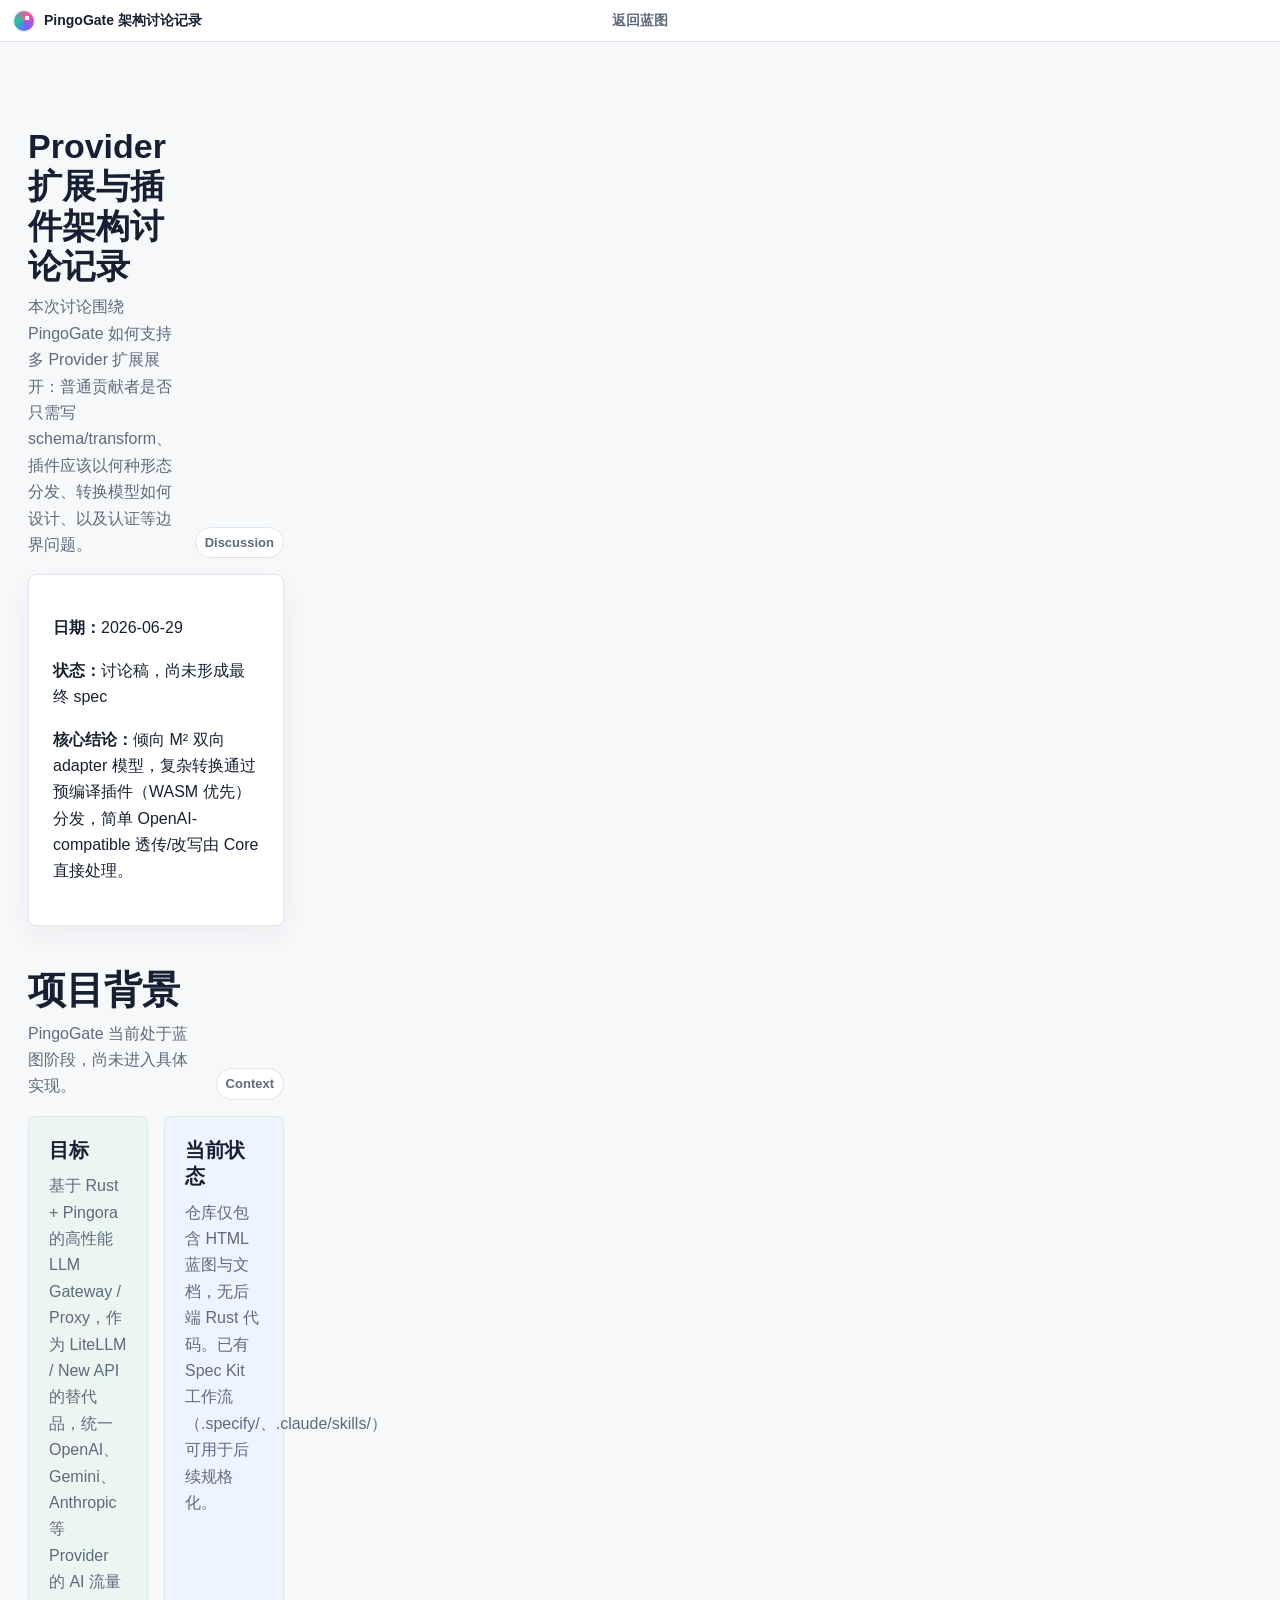
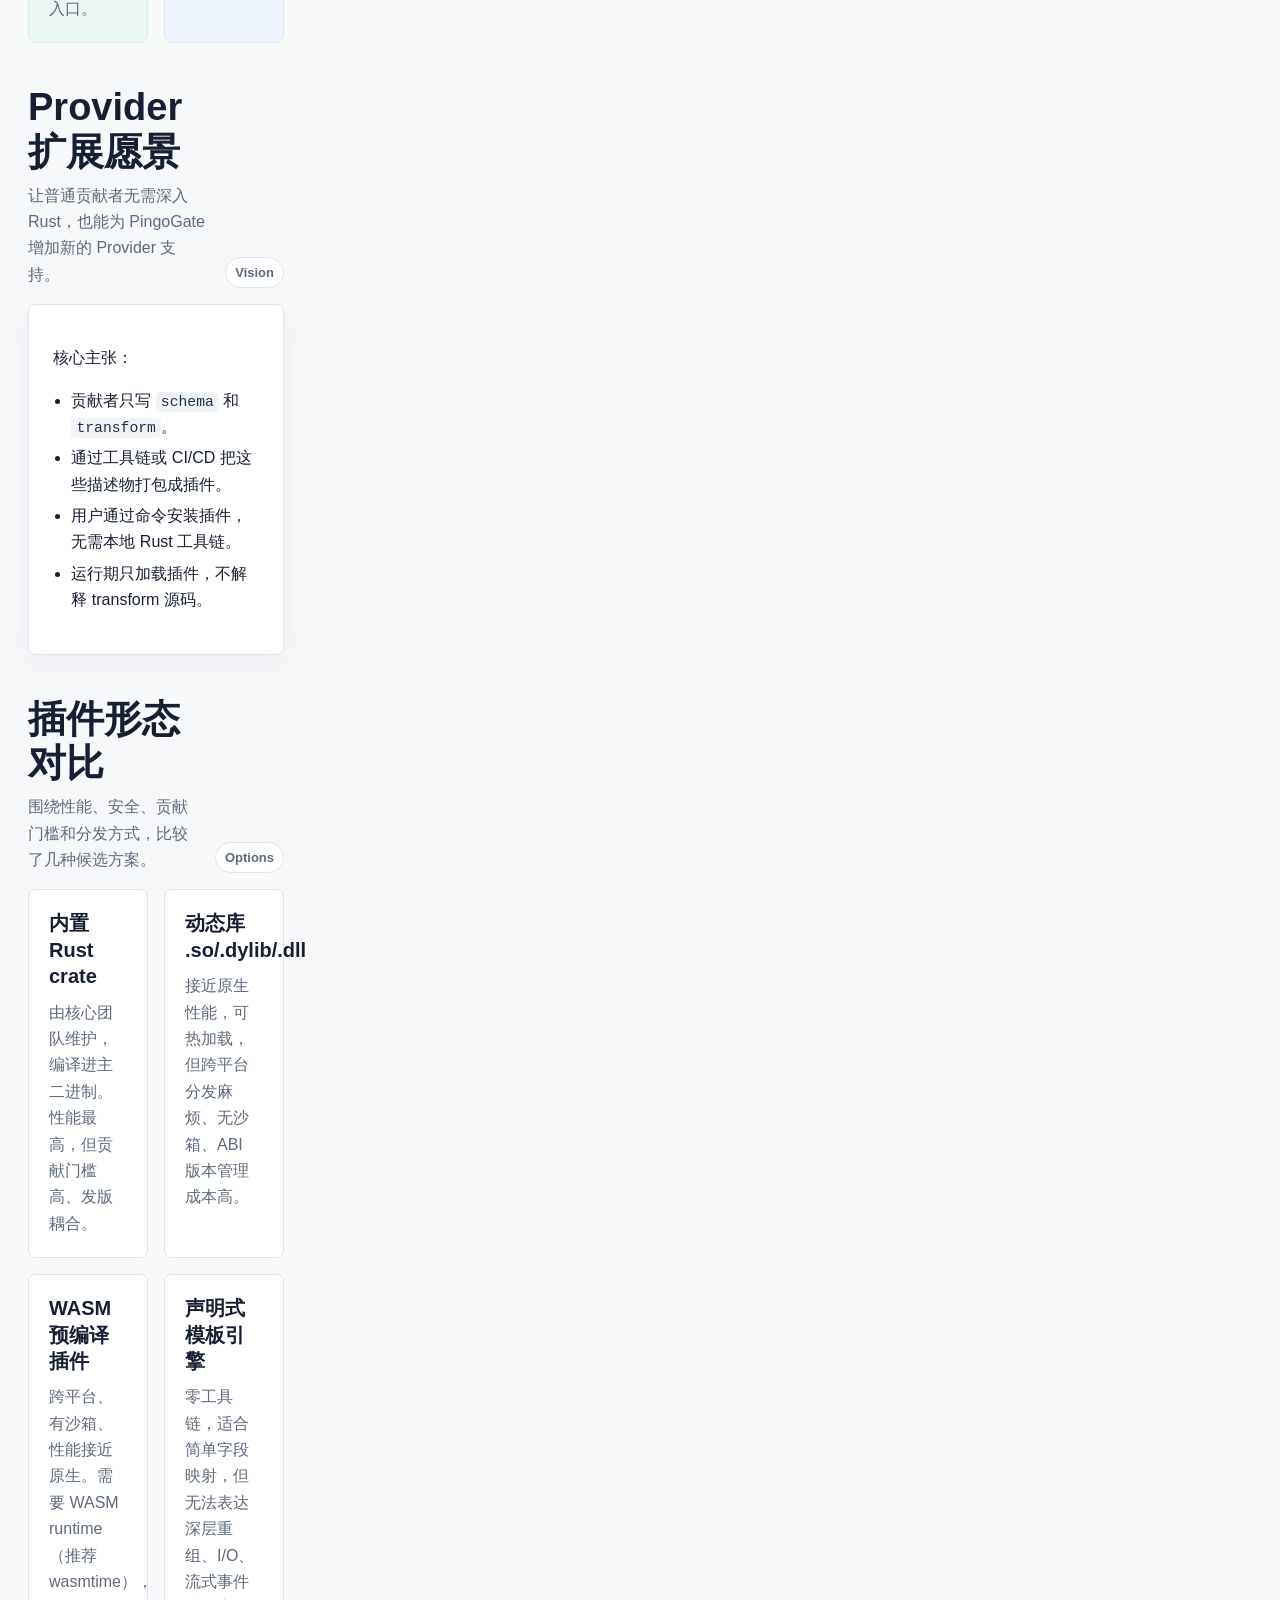
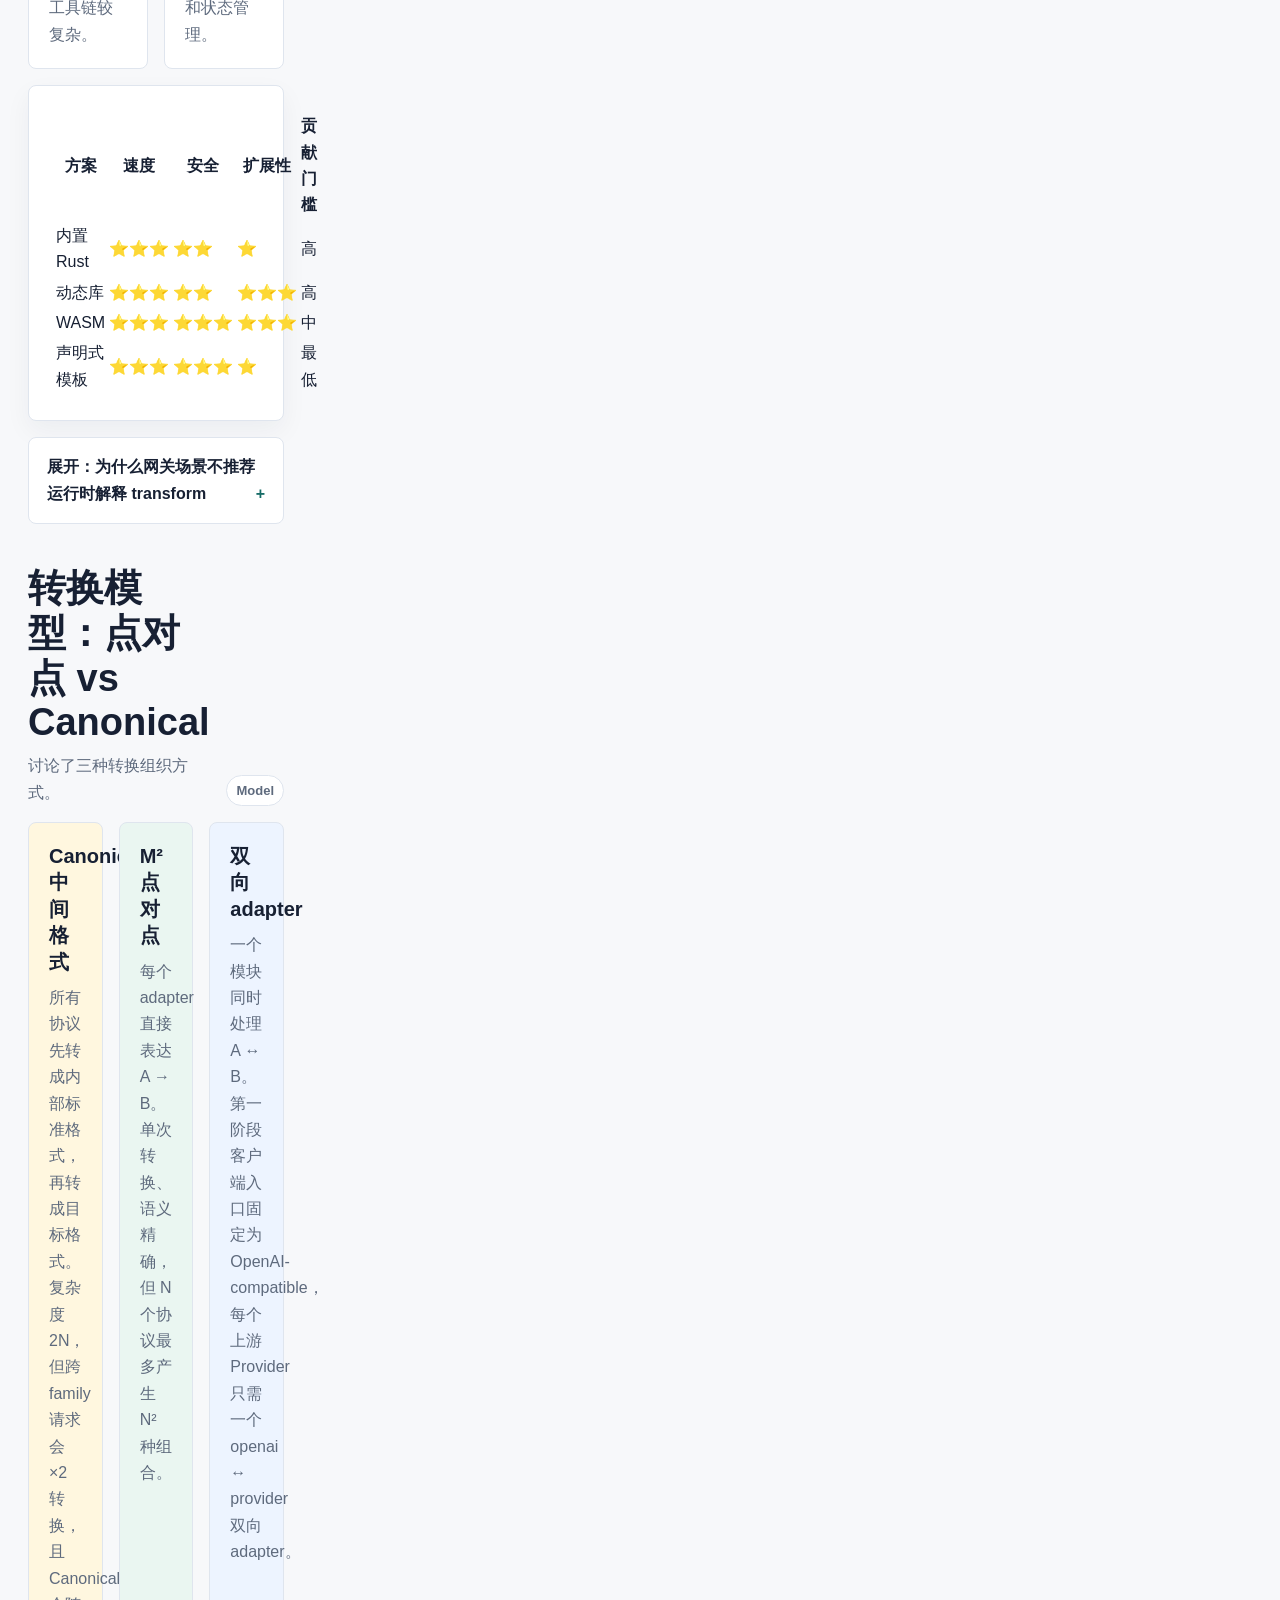
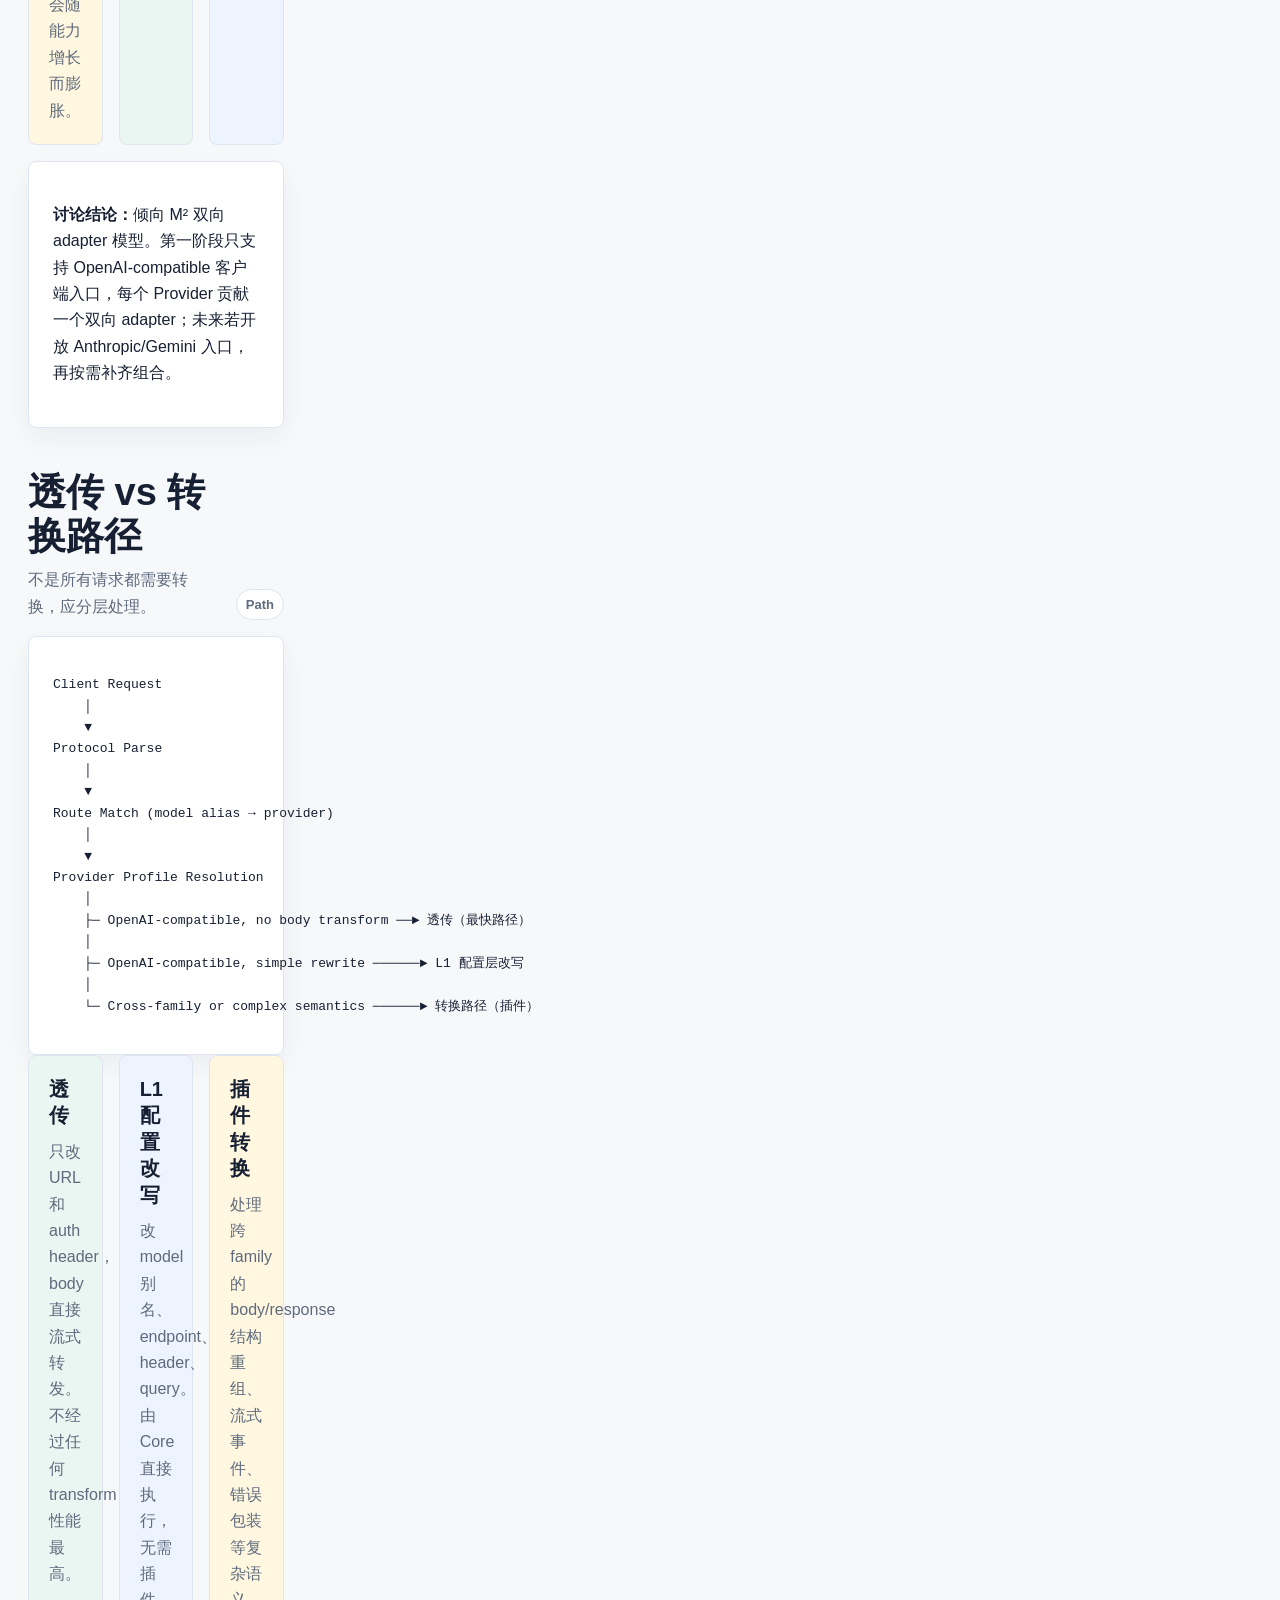
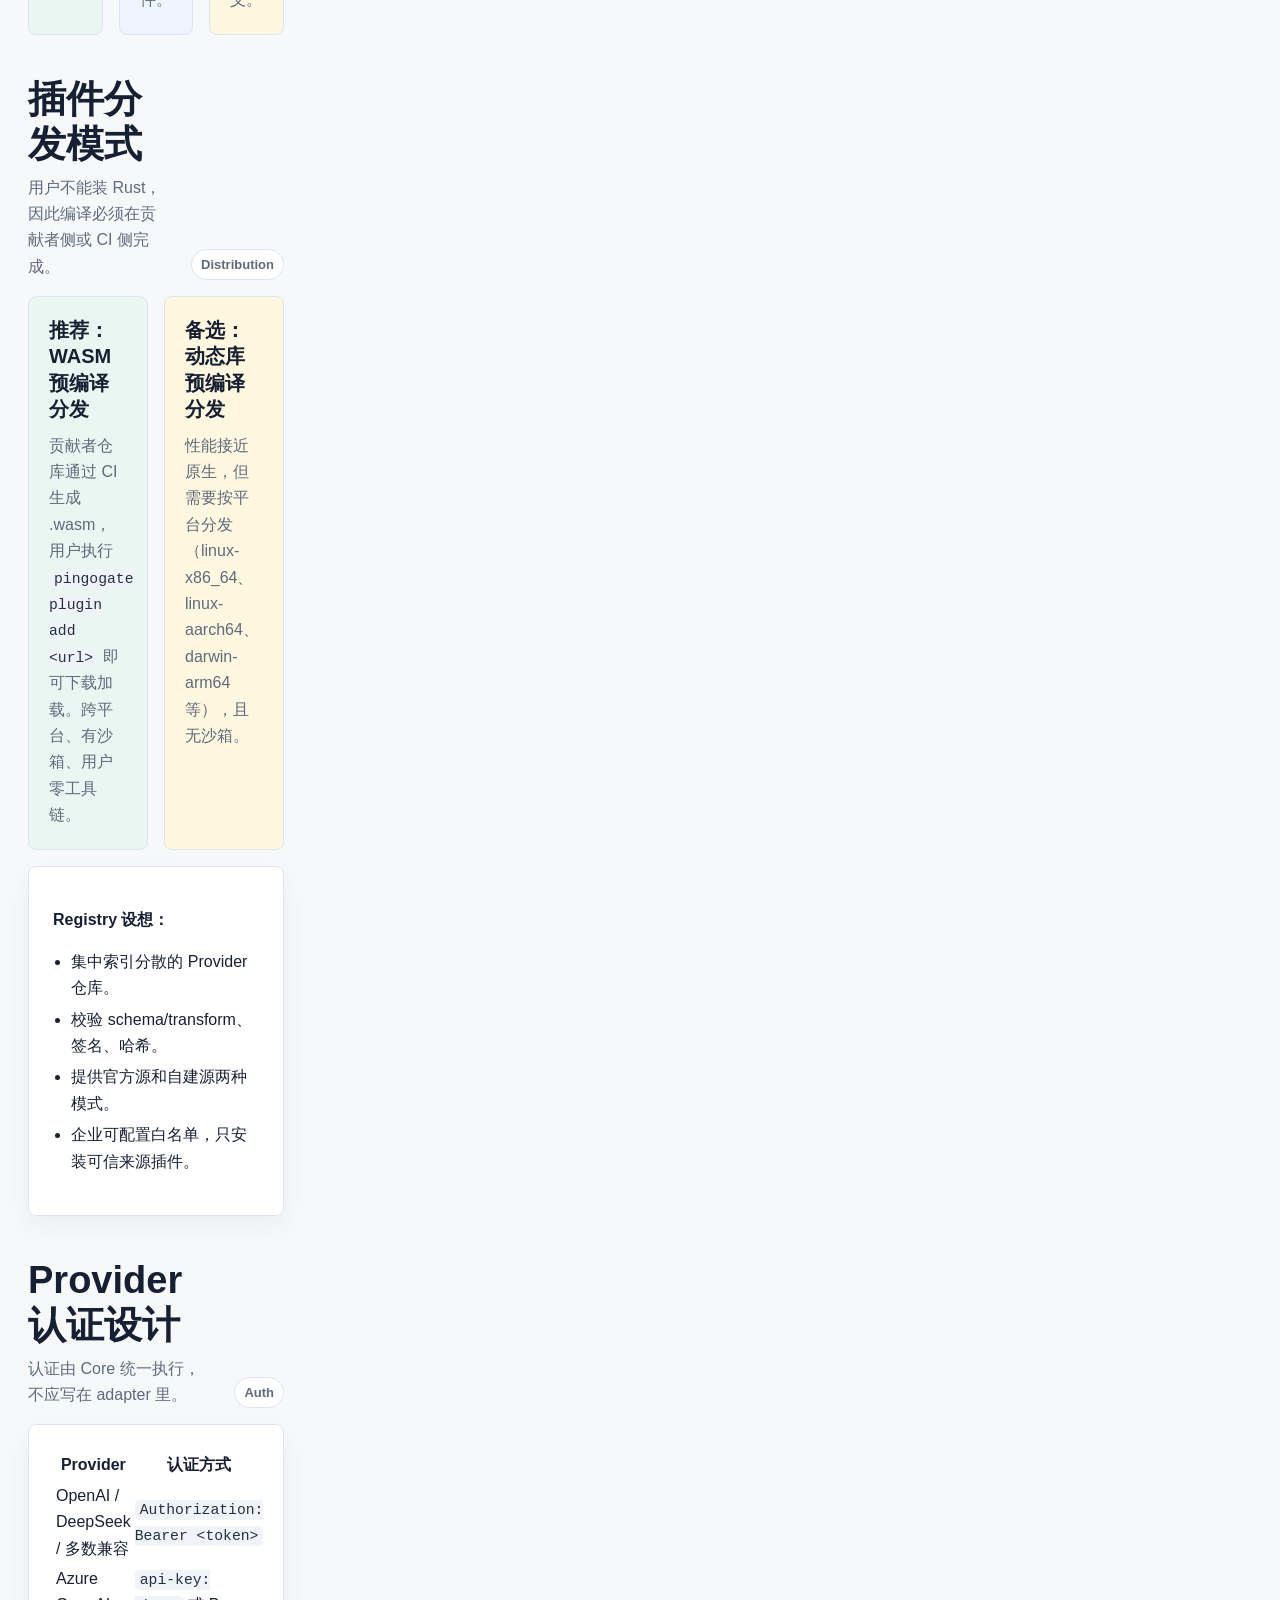
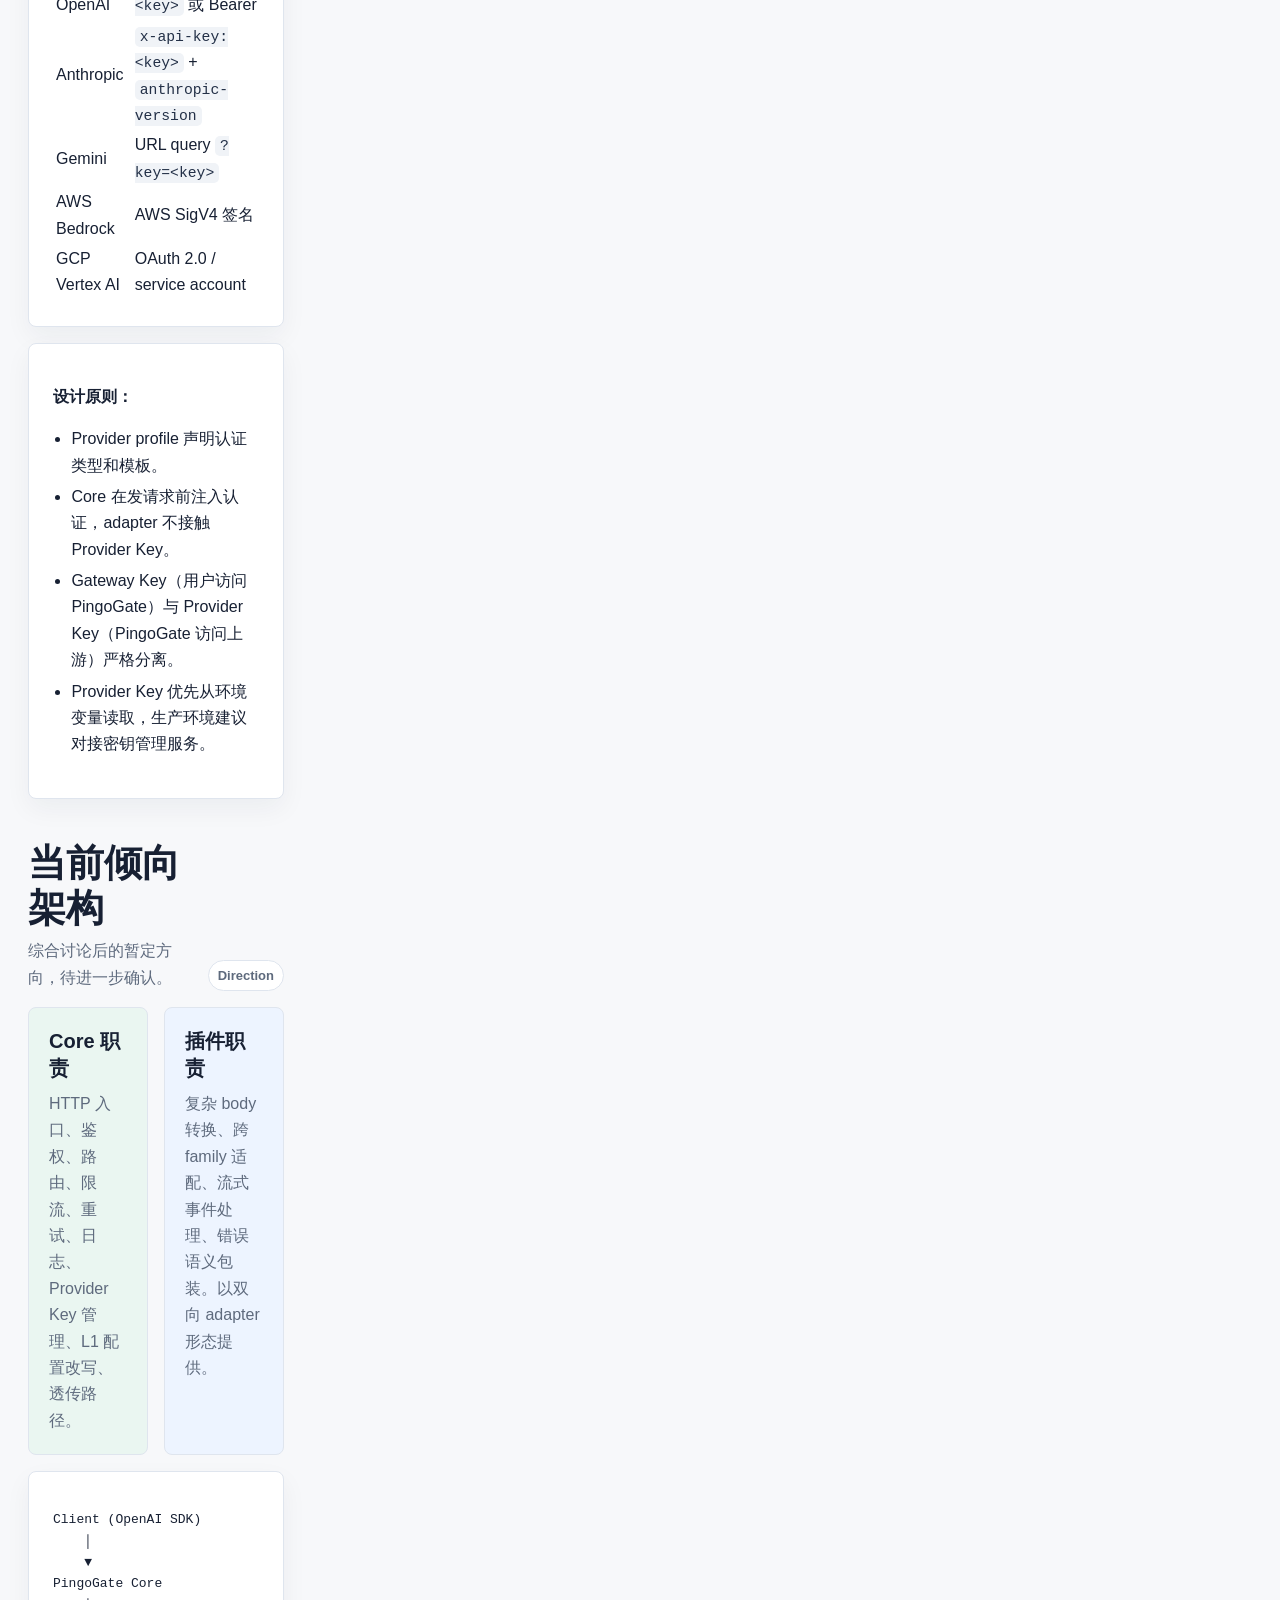
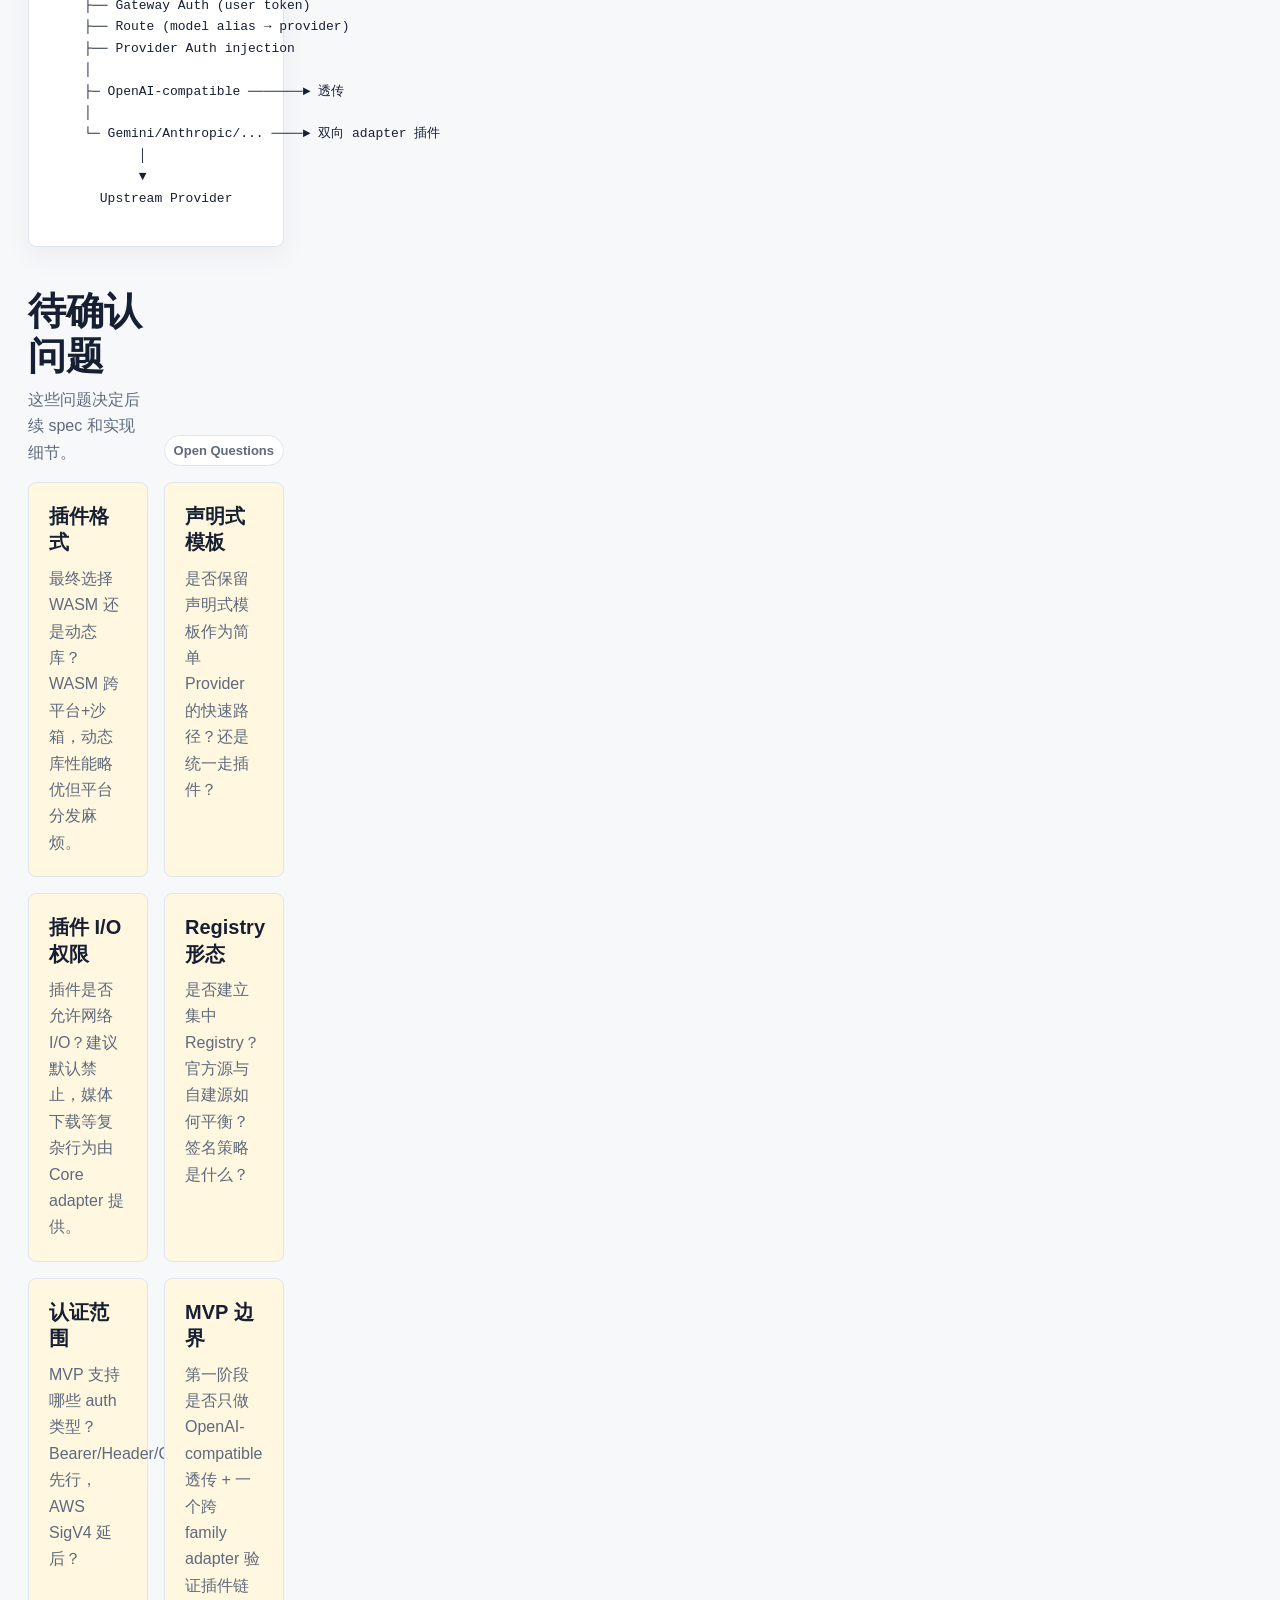
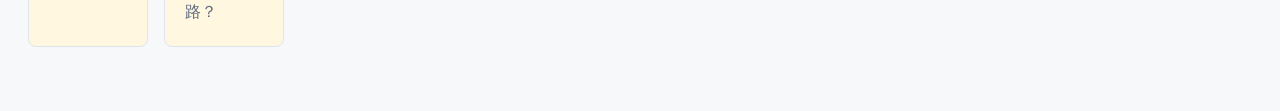
<file: blueprint/sections/architecture-discussion.html>
<!doctype html>
<html lang="zh-CN">
<head>
  <meta charset="utf-8">
  <meta name="viewport" content="width=device-width, initial-scale=1">
  <title>PingoGate 架构讨论记录</title>
  <link rel="stylesheet" href="../assets/styles.css">
</head>
<body>
  <header class="docs-topbar" aria-label="顶部导航">
    <div class="page-titlebar">
      <span class="brand-mark" aria-hidden="true"></span>
      <span>PingoGate 架构讨论记录</span>
    </div>
    <nav class="topbar-nav" aria-label="全站导航">
      <a href="../index.html">返回蓝图</a>
    </nav>
  </header>

  <div class="page">
    <main class="discussion-main">
      <section id="discussion-overview">
        <div class="section-head">
          <div>
            <h1>Provider 扩展与插件架构讨论记录</h1>
            <p class="section-note">
              本次讨论围绕 PingoGate 如何支持多 Provider 扩展展开：普通贡献者是否只需写 schema/transform、
              插件应该以何种形态分发、转换模型如何设计、以及认证等边界问题。
            </p>
          </div>
          <span class="tag">Discussion</span>
        </div>

        <div class="panel pad">
          <p><strong>日期：</strong>2026-06-29</p>
          <p><strong>状态：</strong>讨论稿，尚未形成最终 spec</p>
          <p><strong>核心结论：</strong>倾向 M² 双向 adapter 模型，复杂转换通过预编译插件（WASM 优先）分发，简单 OpenAI-compatible 透传/改写由 Core 直接处理。</p>
        </div>
      </section>

      <section id="project-context">
        <div class="section-head">
          <div>
            <h2>项目背景</h2>
            <p class="section-note">PingoGate 当前处于蓝图阶段，尚未进入具体实现。</p>
          </div>
          <span class="tag">Context</span>
        </div>
        <div class="grid two">
          <article class="card soft-green">
            <h3>目标</h3>
            <p>基于 Rust + Pingora 的高性能 LLM Gateway / Proxy，作为 LiteLLM / New API 的替代品，统一 OpenAI、Gemini、Anthropic 等 Provider 的 AI 流量入口。</p>
          </article>
          <article class="card soft-blue">
            <h3>当前状态</h3>
            <p>仓库仅包含 HTML 蓝图与文档，无后端 Rust 代码。已有 Spec Kit 工作流（.specify/、.claude/skills/）可用于后续规格化。</p>
          </article>
        </div>
      </section>

      <section id="provider-extension-vision">
        <div class="section-head">
          <div>
            <h2>Provider 扩展愿景</h2>
            <p class="section-note">让普通贡献者无需深入 Rust，也能为 PingoGate 增加新的 Provider 支持。</p>
          </div>
          <span class="tag">Vision</span>
        </div>
        <div class="panel pad">
          <p>核心主张：</p>
          <ul>
            <li>贡献者只写 <code>schema</code> 和 <code>transform</code>。</li>
            <li>通过工具链或 CI/CD 把这些描述物打包成插件。</li>
            <li>用户通过命令安装插件，无需本地 Rust 工具链。</li>
            <li>运行期只加载插件，不解释 transform 源码。</li>
          </ul>
        </div>
      </section>

      <section id="plugin-options">
        <div class="section-head">
          <div>
            <h2>插件形态对比</h2>
            <p class="section-note">围绕性能、安全、贡献门槛和分发方式，比较了几种候选方案。</p>
          </div>
          <span class="tag">Options</span>
        </div>

        <div class="grid two">
          <article class="card">
            <h3>内置 Rust crate</h3>
            <p>由核心团队维护，编译进主二进制。性能最高，但贡献门槛高、发版耦合。</p>
          </article>
          <article class="card">
            <h3>动态库 .so/.dylib/.dll</h3>
            <p>接近原生性能，可热加载，但跨平台分发麻烦、无沙箱、ABI 版本管理成本高。</p>
          </article>
          <article class="card">
            <h3>WASM 预编译插件</h3>
            <p>跨平台、有沙箱、性能接近原生。需要 WASM runtime（推荐 wasmtime），工具链较复杂。</p>
          </article>
          <article class="card">
            <h3>声明式模板引擎</h3>
            <p>零工具链，适合简单字段映射，但无法表达深层重组、I/O、流式事件和状态管理。</p>
          </article>
        </div>

        <div class="panel pad mt-16">
          <table class="comparison-table">
            <thead>
              <tr>
                <th>方案</th>
                <th>速度</th>
                <th>安全</th>
                <th>扩展性</th>
                <th>贡献门槛</th>
              </tr>
            </thead>
            <tbody>
              <tr><td>内置 Rust</td><td>⭐⭐⭐</td><td>⭐⭐</td><td>⭐</td><td>高</td></tr>
              <tr><td>动态库</td><td>⭐⭐⭐</td><td>⭐⭐</td><td>⭐⭐⭐</td><td>高</td></tr>
              <tr><td>WASM</td><td>⭐⭐⭐</td><td>⭐⭐⭐</td><td>⭐⭐⭐</td><td>中</td></tr>
              <tr><td>声明式模板</td><td>⭐⭐⭐</td><td>⭐⭐⭐</td><td>⭐</td><td>最低</td></tr>
            </tbody>
          </table>
        </div>

        <details class="mt-16">
          <summary>展开：为什么网关场景不推荐运行时解释 transform</summary>
          <div class="details-body">
            <p>网关数据面要求低延迟、高吞吐。运行时解释 transform（如 Rhai、Lua）意味着每次请求都要解释执行 AST/字节码，会比编译执行慢 5~10 倍。</p>
            <p>WASM 的优势在于可以提前编译成机器码，运行时只需边界调用和内存拷贝，延迟可控在亚毫秒级。</p>
          </div>
        </details>
      </section>

      <section id="transform-model">
        <div class="section-head">
          <div>
            <h2>转换模型：点对点 vs Canonical</h2>
            <p class="section-note">讨论了三种转换组织方式。</p>
          </div>
          <span class="tag">Model</span>
        </div>

        <div class="grid three">
          <article class="card soft-yellow">
            <h3>Canonical 中间格式</h3>
            <p>所有协议先转成内部标准格式，再转成目标格式。复杂度 2N，但跨 family 请求会 ×2 转换，且 Canonical 会随能力增长而膨胀。</p>
          </article>
          <article class="card soft-green">
            <h3>M² 点对点</h3>
            <p>每个 adapter 直接表达 A → B。单次转换、语义精确，但 N 个协议最多产生 N² 种组合。</p>
          </article>
          <article class="card soft-blue">
            <h3>双向 adapter</h3>
            <p>一个模块同时处理 A ↔ B。第一阶段客户端入口固定为 OpenAI-compatible，每个上游 Provider 只需一个 openai ↔ provider 双向 adapter。</p>
          </article>
        </div>

        <div class="panel pad mt-16">
          <p><strong>讨论结论：</strong>倾向 M² 双向 adapter 模型。第一阶段只支持 OpenAI-compatible 客户端入口，每个 Provider 贡献一个双向 adapter；未来若开放 Anthropic/Gemini 入口，再按需补齐组合。</p>
        </div>
      </section>

      <section id="passthrough-vs-transform">
        <div class="section-head">
          <div>
            <h2>透传 vs 转换路径</h2>
            <p class="section-note">不是所有请求都需要转换，应分层处理。</p>
          </div>
          <span class="tag">Path</span>
        </div>

        <div class="panel pad">
          <pre class="path-diagram">Client Request
    │
    ▼
Protocol Parse
    │
    ▼
Route Match (model alias → provider)
    │
    ▼
Provider Profile Resolution
    │
    ├─ OpenAI-compatible, no body transform ──► 透传（最快路径）
    │
    ├─ OpenAI-compatible, simple rewrite ──────► L1 配置层改写
    │
    └─ Cross-family or complex semantics ──────► 转换路径（插件）</pre>
        </div>

        <div class="grid three">
          <article class="card soft-green">
            <h3>透传</h3>
            <p>只改 URL 和 auth header，body 直接流式转发。不经过任何 transform，性能最高。</p>
          </article>
          <article class="card soft-blue">
            <h3>L1 配置改写</h3>
            <p>改 model 别名、endpoint、header、query。由 Core 直接执行，无需插件。</p>
          </article>
          <article class="card soft-yellow">
            <h3>插件转换</h3>
            <p>处理跨 family 的 body/response 结构重组、流式事件、错误包装等复杂语义。</p>
          </article>
        </div>
      </section>

      <section id="plugin-distribution">
        <div class="section-head">
          <div>
            <h2>插件分发模式</h2>
            <p class="section-note">用户不能装 Rust，因此编译必须在贡献者侧或 CI 侧完成。</p>
          </div>
          <span class="tag">Distribution</span>
        </div>

        <div class="grid two">
          <article class="card soft-green">
            <h3>推荐：WASM 预编译分发</h3>
            <p>贡献者仓库通过 CI 生成 .wasm，用户执行 <code>pingogate plugin add &lt;url&gt;</code> 即可下载加载。跨平台、有沙箱、用户零工具链。</p>
          </article>
          <article class="card soft-yellow">
            <h3>备选：动态库预编译分发</h3>
            <p>性能接近原生，但需要按平台分发（linux-x86_64、linux-aarch64、darwin-arm64 等），且无沙箱。</p>
          </article>
        </div>

        <div class="panel pad mt-16">
          <p><strong>Registry 设想：</strong></p>
          <ul>
            <li>集中索引分散的 Provider 仓库。</li>
            <li>校验 schema/transform、签名、哈希。</li>
            <li>提供官方源和自建源两种模式。</li>
            <li>企业可配置白名单，只安装可信来源插件。</li>
          </ul>
        </div>
      </section>

      <section id="auth-design">
        <div class="section-head">
          <div>
            <h2>Provider 认证设计</h2>
            <p class="section-note">认证由 Core 统一执行，不应写在 adapter 里。</p>
          </div>
          <span class="tag">Auth</span>
        </div>

        <div class="panel pad">
          <table class="comparison-table">
            <thead>
              <tr>
                <th>Provider</th>
                <th>认证方式</th>
              </tr>
            </thead>
            <tbody>
              <tr><td>OpenAI / DeepSeek / 多数兼容</td><td><code>Authorization: Bearer &lt;token&gt;</code></td></tr>
              <tr><td>Azure OpenAI</td><td><code>api-key: &lt;key&gt;</code> 或 Bearer</td></tr>
              <tr><td>Anthropic</td><td><code>x-api-key: &lt;key&gt;</code> + <code>anthropic-version</code></td></tr>
              <tr><td>Gemini</td><td>URL query <code>?key=&lt;key&gt;</code></td></tr>
              <tr><td>AWS Bedrock</td><td>AWS SigV4 签名</td></tr>
              <tr><td>GCP Vertex AI</td><td>OAuth 2.0 / service account</td></tr>
            </tbody>
          </table>
        </div>

        <div class="panel pad mt-16">
          <p><strong>设计原则：</strong></p>
          <ul>
            <li>Provider profile 声明认证类型和模板。</li>
            <li>Core 在发请求前注入认证，adapter 不接触 Provider Key。</li>
            <li>Gateway Key（用户访问 PingoGate）与 Provider Key（PingoGate 访问上游）严格分离。</li>
            <li>Provider Key 优先从环境变量读取，生产环境建议对接密钥管理服务。</li>
          </ul>
        </div>
      </section>

      <section id="final-direction">
        <div class="section-head">
          <div>
            <h2>当前倾向架构</h2>
            <p class="section-note">综合讨论后的暂定方向，待进一步确认。</p>
          </div>
          <span class="tag">Direction</span>
        </div>

        <div class="grid two">
          <article class="card soft-green">
            <h3>Core 职责</h3>
            <p>HTTP 入口、鉴权、路由、限流、重试、日志、Provider Key 管理、L1 配置改写、透传路径。</p>
          </article>
          <article class="card soft-blue">
            <h3>插件职责</h3>
            <p>复杂 body 转换、跨 family 适配、流式事件处理、错误语义包装。以双向 adapter 形态提供。</p>
          </article>
        </div>

        <div class="panel pad mt-16">
          <pre class="path-diagram">Client (OpenAI SDK)
    │
    ▼
PingoGate Core
    ├── Gateway Auth (user token)
    ├── Route (model alias → provider)
    ├── Provider Auth injection
    │
    ├─ OpenAI-compatible ───────► 透传
    │
    └─ Gemini/Anthropic/... ────► 双向 adapter 插件
           │
           ▼
      Upstream Provider</pre>
        </div>
      </section>

      <section id="open-questions">
        <div class="section-head">
          <div>
            <h2>待确认问题</h2>
            <p class="section-note">这些问题决定后续 spec 和实现细节。</p>
          </div>
          <span class="tag">Open Questions</span>
        </div>

        <div class="grid two">
          <article class="card soft-yellow">
            <h3>插件格式</h3>
            <p>最终选择 WASM 还是动态库？WASM 跨平台+沙箱，动态库性能略优但平台分发麻烦。</p>
          </article>
          <article class="card soft-yellow">
            <h3>声明式模板</h3>
            <p>是否保留声明式模板作为简单 Provider 的快速路径？还是统一走插件？</p>
          </article>
          <article class="card soft-yellow">
            <h3>插件 I/O 权限</h3>
            <p>插件是否允许网络 I/O？建议默认禁止，媒体下载等复杂行为由 Core adapter 提供。</p>
          </article>
          <article class="card soft-yellow">
            <h3>Registry 形态</h3>
            <p>是否建立集中 Registry？官方源与自建源如何平衡？签名策略是什么？</p>
          </article>
          <article class="card soft-yellow">
            <h3>认证范围</h3>
            <p>MVP 支持哪些 auth 类型？Bearer/Header/Query 先行，AWS SigV4 延后？</p>
          </article>
          <article class="card soft-yellow">
            <h3>MVP 边界</h3>
            <p>第一阶段是否只做 OpenAI-compatible 透传 + 一个跨 family adapter 验证插件链路？</p>
          </article>
        </div>
      </section>
    </main>
  </div>
</body>
</html>
</file>
<file: blueprint/assets/styles.css>
:root {
      color-scheme: light;
      --bg: #f7f8fa;
      --paper: #ffffff;
      --ink: #172033;
      --muted: #5e6a7d;
      --line: #dfe5ee;
      --line-strong: #c7d0dd;
      --brand: #166c67;
      --brand-strong: #0f4f4b;
      --accent: #b94d35;
      --accent-soft: #fff0eb;
      --green-soft: #eaf6f1;
      --blue-soft: #edf4ff;
      --yellow-soft: #fff7df;
      --gray-soft: #f0f3f7;
      --shadow: 0 18px 40px rgba(23, 32, 51, 0.09);
      --radius: 8px;
      --max: 1180px;
      --nav: 256px;
      --toc: 220px;
      --topbar: 42px;
      --notice: 0px;
    }

    * {
      box-sizing: border-box;
    }

    html {
      scroll-behavior: smooth;
    }

    body {
      margin: 0;
      background: var(--bg);
      color: var(--ink);
      font-family:
        -apple-system,
        BlinkMacSystemFont,
        "Segoe UI",
        "PingFang SC",
        "Hiragino Sans GB",
        "Microsoft YaHei",
        sans-serif;
      line-height: 1.65;
    }

    a {
      color: inherit;
      text-decoration: none;
    }

    .docs-topbar {
      position: sticky;
      top: 0;
      z-index: 30;
      height: var(--topbar);
      display: grid;
      grid-template-columns: minmax(180px, 1fr) auto minmax(80px, 1fr);
      align-items: center;
      padding: 0 14px;
      border-bottom: 1px solid var(--line);
      background: rgba(255, 255, 255, 0.92);
      backdrop-filter: blur(14px);
    }

    .topbar-actions {
      justify-self: end;
      display: flex;
      gap: 8px;
    }

    /* Hamburger toggle: hidden on desktop, shown by the narrow-width media query. */
    .menu-toggle {
      display: none;
      align-items: center;
      justify-content: center;
      width: 36px;
      height: 32px;
      padding: 0;
      border: 1px solid var(--line);
      border-radius: var(--radius);
      background: #fff;
      color: var(--ink);
      cursor: pointer;
    }

    .menu-toggle:hover,
    .menu-toggle:focus-visible {
      color: #d9367d;
      border-color: #d9367d;
      outline: none;
    }

    .menu-toggle svg {
      width: 18px;
      height: 18px;
    }

    /* Backdrop behind the off-canvas side drawer. */
    .scrim {
      position: fixed;
      inset: 0;
      z-index: 40;
      background: rgba(23, 32, 51, 0.42);
      opacity: 0;
      pointer-events: none;
      transition: opacity 0.18s ease;
    }

    .scrim.open {
      opacity: 1;
      pointer-events: auto;
    }

    .topbar-nav {
      display: flex;
      align-items: center;
      gap: 4px;
      overflow-x: auto;
      max-width: min(680px, 60vw);
    }

    .topbar-nav a {
      display: inline-flex;
      align-items: center;
      min-height: 30px;
      padding: 0 10px;
      border-radius: 6px;
      color: var(--muted);
      font-size: 14px;
      font-weight: 700;
      white-space: nowrap;
    }

    .topbar-nav a.active,
    .topbar-nav a:hover,
    .topbar-nav a:focus {
      color: #d9367d;
      background: #fbe7f0;
      outline: none;
    }

    .page-titlebar {
      display: flex;
      align-items: center;
      gap: 10px;
      min-width: 0;
      justify-self: start;
      color: var(--ink);
      font-size: 14px;
      font-weight: 800;
    }

    .page-titlebar span {
      overflow: hidden;
      text-overflow: ellipsis;
      white-space: nowrap;
    }

    .icon-button {
      display: inline-grid;
      place-items: center;
      width: 30px;
      height: 30px;
      border: 1px solid var(--line);
      border-radius: 6px;
      background: var(--paper);
      color: var(--muted);
      font: inherit;
      cursor: pointer;
    }

    .icon-button svg,
    .icon-button i {
      width: 16px;
      height: 16px;
    }

    .icon-button:hover,
    .icon-button:focus {
      color: var(--brand-strong);
      border-color: var(--line-strong);
      outline: none;
    }

    .reading-progress {
      position: fixed;
      top: calc(var(--topbar) + var(--notice));
      left: 0;
      z-index: 31;
      width: 100%;
      height: 2px;
      background: transparent;
    }

    .reading-progress span {
      display: block;
      width: 0;
      height: 100%;
      background: linear-gradient(90deg, #d9367d, var(--brand));
      transition: width 120ms linear;
    }

    .page {
      display: grid;
      grid-template-columns: var(--nav) minmax(0, 860px) var(--toc);
      gap: 32px;
      align-items: start;
      max-width: 1440px;
      margin: 0 auto;
      padding: 0 28px 64px;
    }

    .side {
      position: sticky;
      top: calc(var(--topbar) + var(--notice));
      align-self: start;
      max-height: calc(100vh - var(--topbar) - var(--notice));
      overflow: auto;
      min-height: calc(100vh - var(--topbar) - var(--notice));
      padding: 18px 0 24px;
      border-right: 1px solid var(--line);
      background: rgba(247, 248, 250, 0.88);
    }

    .side h2 {
      margin: 18px 16px 14px;
      font-size: 15px;
      letter-spacing: 0;
    }

    /* Page switcher inside the drawer: hidden on desktop (top-bar tabs cover it),
       shown on narrow viewports as a horizontal pill row. */
    .side-pages {
      display: none;
    }

    .side-pages a {
      display: inline-flex;
      align-items: center;
      padding: 6px 12px;
      border-radius: 999px;
      color: var(--muted);
      font-size: 13px;
      font-weight: 700;
      white-space: nowrap;
    }

    .side-pages a.active,
    .side-pages a:hover,
    .side-pages a:focus {
      color: #d9367d;
      background: #fbe7f0;
      outline: none;
    }

    .brand-lockup {
      display: flex;
      align-items: center;
      gap: 10px;
      margin: 0 16px 14px;
      font-size: 15px;
    }

    .brand-mark {
      width: 20px;
      height: 20px;
      border-radius: 50%;
      background:
        radial-gradient(circle at 65% 35%, #ffffff 0 12%, transparent 13%),
        conic-gradient(from 30deg, #ff4ea3, #7c5cff, #19c8a8, #ff4ea3);
      box-shadow: 0 0 0 1px rgba(23, 32, 51, 0.08);
    }

    .search-docs {
      display: flex;
      align-items: center;
      justify-content: space-between;
      gap: 10px;
      min-height: 38px;
      margin: 0 14px 18px;
      padding: 0 10px;
      border: 1px solid var(--line);
      border-radius: var(--radius);
      background: #fff;
      color: #7b8798;
      font-size: 13px;
      font: inherit;
      cursor: pointer;
    }

    .search-docs kbd {
      min-width: 34px;
      padding: 1px 6px;
      border: 1px solid var(--line);
      border-radius: 5px;
      background: #f8fafc;
      color: var(--muted);
      font: 12px ui-monospace, SFMono-Regular, Menlo, Consolas, monospace;
      text-align: center;
    }

    .search-dialog {
      width: min(720px, calc(100vw - 32px));
      max-height: min(720px, calc(100vh - 48px));
      padding: 0;
      border: 1px solid var(--line);
      border-radius: 10px;
      background: var(--paper);
      color: var(--ink);
      box-shadow: 0 24px 70px rgba(23, 32, 51, 0.25);
    }

    .search-dialog::backdrop {
      background: rgba(15, 23, 42, 0.42);
      backdrop-filter: blur(3px);
    }

    .search-panel {
      display: grid;
      grid-template-rows: auto minmax(0, 1fr);
      max-height: inherit;
    }

    .search-panel header {
      display: grid;
      grid-template-columns: minmax(0, 1fr) auto;
      gap: 10px;
      padding: 14px;
      border-bottom: 1px solid var(--line);
    }

    .search-panel input {
      width: 100%;
      min-height: 42px;
      padding: 0 12px;
      border: 1px solid var(--line);
      border-radius: 7px;
      background: var(--bg);
      color: var(--ink);
      font: inherit;
    }

    .search-panel input:focus {
      border-color: var(--brand);
      outline: none;
    }

    .search-results {
      display: grid;
      gap: 8px;
      overflow: auto;
      padding: 12px;
    }

    .search-result {
      display: block;
      padding: 12px;
      border: 1px solid var(--line);
      border-radius: 7px;
      background: var(--paper);
    }

    .search-result strong {
      display: block;
      color: var(--ink);
    }

    .search-result span {
      display: block;
      margin-top: 4px;
      color: var(--muted);
      font-size: 13px;
    }

    .search-empty {
      padding: 18px;
      color: var(--muted);
      text-align: center;
    }

    .nav-group + .nav-group {
      margin-top: 16px;
      padding-top: 10px;
    }

    .nav-label {
      display: block;
      margin: 0 16px 6px;
      color: #7b8798;
      font-size: 12px;
      font-weight: 800;
    }

    .side a {
      display: block;
      margin: 1px 14px;
      padding: 8px 10px;
      border-radius: 6px;
      color: var(--muted);
      font-size: 14px;
    }

    .side a:hover,
    .side a:focus {
      color: var(--brand-strong);
      background: var(--green-soft);
      outline: none;
    }

    main {
      min-width: 0;
      padding: 42px 0 0;
    }

    section {
      scroll-margin-top: calc(var(--topbar) + var(--notice) + 20px);
      margin-top: 42px;
    }

    .hero {
      margin-top: 0;
      min-height: auto;
      border: 0;
      border-radius: 0;
      background: transparent;
      box-shadow: none;
    }

    .hero-inner {
      display: block;
      padding: 0 0 24px;
    }

    h1 {
      margin: 0;
      max-width: 760px;
      font-size: 34px;
      line-height: 1.18;
      letter-spacing: 0;
    }

    .lead {
      max-width: 720px;
      margin: 22px 0 0;
      color: #344155;
      font-size: 17px;
      line-height: 1.75;
    }

    .hero-actions {
      display: flex;
      flex-wrap: wrap;
      gap: 12px;
      margin-top: 30px;
    }

    .button {
      display: inline-flex;
      align-items: center;
      justify-content: center;
      min-height: 42px;
      padding: 10px 14px;
      border: 1px solid var(--brand);
      border-radius: 6px;
      color: #fff;
      background: var(--brand);
      font: inherit;
      font-weight: 700;
      cursor: pointer;
    }

    .button.secondary {
      color: var(--brand-strong);
      background: rgba(255, 255, 255, 0.78);
    }

    .button.compact {
      min-height: 34px;
      padding: 6px 10px;
      font-size: 13px;
    }

    .hero-visual {
      display: none;
    }

    .gateway-map {
      position: absolute;
      inset: 28px;
      display: grid;
      grid-template-columns: 1fr 1fr 1fr;
      grid-template-rows: 1fr 1fr 1fr;
      gap: 12px;
    }

    .map-node {
      display: grid;
      align-items: center;
      justify-items: center;
      min-height: 76px;
      padding: 12px;
      border: 1px solid var(--line);
      border-radius: 8px;
      background: #fff;
      color: var(--ink);
      text-align: center;
      font-weight: 700;
      box-shadow: 0 10px 22px rgba(23, 32, 51, 0.07);
    }

    .map-node.core {
      grid-column: 2;
      grid-row: 2;
      background: var(--brand);
      color: #fff;
      border-color: var(--brand);
      transform: scale(1.04);
    }

    .map-node.small {
      font-size: 14px;
      color: #354057;
    }

    .map-line {
      position: absolute;
      left: 20%;
      right: 20%;
      top: 50%;
      height: 1px;
      background: var(--line-strong);
    }

    .map-line.vertical {
      top: 18%;
      bottom: 18%;
      left: 50%;
      width: 1px;
      height: auto;
    }

    .meta-grid {
      display: grid;
      grid-template-columns: repeat(4, minmax(0, 1fr));
      gap: 12px;
      margin-top: 18px;
    }

    .source-tools {
      display: flex;
      flex-wrap: wrap;
      align-items: center;
      gap: 10px;
      margin-top: 14px;
      padding: 12px 14px;
      border: 1px solid var(--line);
      border-radius: var(--radius);
      background: rgba(255, 255, 255, 0.82);
    }

    .source-tools strong {
      margin-right: auto;
      color: var(--brand-strong);
      font-size: 14px;
    }

    .metric {
      padding: 16px;
      border: 1px solid var(--line);
      border-radius: var(--radius);
      background: var(--paper);
    }

    .metric strong {
      display: block;
      font-size: 26px;
      line-height: 1.15;
      color: var(--brand-strong);
    }

    .metric span {
      display: block;
      margin-top: 6px;
      color: var(--muted);
      font-size: 14px;
    }

    .route-summary {
      display: grid;
      grid-template-columns: minmax(0, 0.95fr) minmax(0, 1.05fr);
      gap: 16px;
      align-items: stretch;
    }

    .route-card {
      padding: 22px;
      border: 1px solid var(--line);
      border-radius: var(--radius);
      background: var(--paper);
      box-shadow: 0 10px 26px rgba(23, 32, 51, 0.05);
    }

    .route-card.focus {
      border-color: rgba(22, 108, 103, 0.34);
      background: linear-gradient(180deg, var(--green-soft), #fff);
    }

    .route-card p {
      margin: 8px 0 0;
      color: var(--muted);
    }

    .route-ladder {
      display: grid;
      gap: 10px;
    }

    .route-step {
      display: grid;
      grid-template-columns: 72px minmax(0, 1fr);
      gap: 12px;
      padding: 14px;
      border: 1px solid var(--line);
      border-radius: var(--radius);
      background: #fff;
    }

    .route-step strong {
      color: var(--brand-strong);
    }

    .route-step span {
      display: block;
      color: var(--muted);
      font-size: 14px;
    }

    .route-code {
      display: grid;
      place-items: center;
      min-height: 46px;
      border-radius: 7px;
      background: var(--brand);
      color: #fff;
      font-weight: 900;
    }

    .lane-grid {
      display: grid;
      grid-template-columns: repeat(4, minmax(0, 1fr));
      gap: 12px;
      margin-top: 16px;
    }

    .lane {
      padding: 16px;
      border: 1px solid var(--line);
      border-radius: var(--radius);
      background: #fff;
    }

    .lane h3 {
      font-size: 17px;
    }

    .lane p {
      margin: 8px 0 0;
      color: var(--muted);
      font-size: 14px;
    }

    .north-star {
      display: grid;
      grid-template-columns: minmax(0, 0.9fr) minmax(0, 1.1fr);
      gap: 18px;
      align-items: stretch;
    }

    .north-copy {
      padding: 26px;
      border: 1px solid var(--line);
      border-radius: var(--radius);
      background: var(--paper);
      box-shadow: 0 10px 26px rgba(23, 32, 51, 0.05);
    }

    .north-copy p {
      margin: 10px 0 0;
      color: var(--muted);
    }

    .goal-stack {
      display: grid;
      gap: 10px;
      margin-top: 18px;
    }

    .goal-item {
      display: grid;
      grid-template-columns: 36px minmax(0, 1fr);
      gap: 12px;
      align-items: start;
      padding: 12px;
      border: 1px solid var(--line);
      border-radius: var(--radius);
      background: #fff;
    }

    .goal-index {
      display: grid;
      place-items: center;
      width: 36px;
      height: 36px;
      border-radius: 50%;
      background: var(--brand);
      color: #fff;
      font-weight: 900;
    }

    .goal-item strong {
      display: block;
      line-height: 1.3;
    }

    .goal-item span {
      display: block;
      margin-top: 3px;
      color: var(--muted);
      font-size: 14px;
    }

    .system-diagram {
      position: relative;
      min-height: 620px;
      padding: 18px;
      border: 1px solid var(--line);
      border-radius: var(--radius);
      background:
        linear-gradient(180deg, rgba(255, 255, 255, 0.88), rgba(255, 255, 255, 0.72)),
        linear-gradient(135deg, var(--green-soft), var(--blue-soft));
      overflow: hidden;
      box-shadow: 0 10px 26px rgba(23, 32, 51, 0.05);
    }

    .diagram-band {
      position: relative;
      display: grid;
      gap: 10px;
      margin-bottom: 12px;
      padding: 14px;
      border: 1px solid rgba(23, 32, 51, 0.12);
      border-radius: var(--radius);
      background: rgba(255, 255, 255, 0.82);
    }

    .diagram-band h3 {
      margin: 0;
      color: var(--brand-strong);
      font-size: 15px;
    }

    .diagram-row {
      display: grid;
      grid-template-columns: repeat(4, minmax(0, 1fr));
      gap: 8px;
    }

    .diagram-row.three {
      grid-template-columns: repeat(3, minmax(0, 1fr));
    }

    .diagram-row.two {
      grid-template-columns: repeat(2, minmax(0, 1fr));
    }

    .diagram-box {
      min-height: 58px;
      display: grid;
      align-content: center;
      justify-items: center;
      padding: 10px;
      border: 1px solid var(--line);
      border-radius: 7px;
      background: #fff;
      text-align: center;
      color: #344155;
      font-size: 13px;
      font-weight: 700;
    }

    .diagram-box.core {
      min-height: 74px;
      background: var(--brand);
      color: #fff;
      border-color: var(--brand);
      font-size: 16px;
    }

    .diagram-box.accent {
      background: var(--accent-soft);
      border-color: rgba(185, 77, 53, 0.25);
      color: #683224;
    }

    .diagram-arrow {
      display: grid;
      place-items: center;
      min-height: 18px;
      color: var(--muted);
      font-size: 18px;
      font-weight: 900;
    }

    .data-diagram {
      display: grid;
      grid-template-columns: repeat(3, minmax(0, 1fr));
      gap: 14px;
    }

    .data-column {
      padding: 18px;
      border: 1px solid var(--line);
      border-radius: var(--radius);
      background: #fff;
    }

    .data-column h3 {
      color: var(--brand-strong);
    }

    .data-column p {
      margin: 8px 0 0;
      color: var(--muted);
    }

    .section-head {
      display: grid;
      grid-template-columns: minmax(0, 1fr) auto;
      gap: 20px;
      align-items: end;
      margin-bottom: 16px;
    }

    h2 {
      margin: 0;
      font-size: clamp(25px, 3vw, 38px);
      line-height: 1.18;
      letter-spacing: 0;
    }

    h3 {
      margin: 0 0 10px;
      font-size: 20px;
      line-height: 1.32;
      letter-spacing: 0;
    }

    .section-note {
      margin: 8px 0 0;
      max-width: 820px;
      color: var(--muted);
      font-size: 16px;
    }

    .tag {
      display: inline-flex;
      align-items: center;
      min-height: 28px;
      padding: 4px 9px;
      border: 1px solid var(--line);
      border-radius: 999px;
      background: #fff;
      color: var(--muted);
      font-size: 13px;
      font-weight: 700;
      white-space: nowrap;
    }

    .panel {
      border: 1px solid var(--line);
      border-radius: var(--radius);
      background: var(--paper);
      box-shadow: 0 10px 26px rgba(23, 32, 51, 0.05);
    }

    .panel.pad {
      padding: 24px;
    }

    .mt-16 {
      margin-top: 16px;
    }

    .section-spacer {
      height: 16px;
    }

    .grid {
      display: grid;
      gap: 16px;
    }

    .grid.two {
      grid-template-columns: repeat(2, minmax(0, 1fr));
    }

    .grid.three {
      grid-template-columns: repeat(3, minmax(0, 1fr));
    }

    .grid.four {
      grid-template-columns: repeat(4, minmax(0, 1fr));
    }

    .card {
      padding: 20px;
      border: 1px solid var(--line);
      border-radius: var(--radius);
      background: var(--paper);
    }

    .card.soft-green {
      background: var(--green-soft);
    }

    .card.soft-blue {
      background: var(--blue-soft);
    }

    .card.soft-yellow {
      background: var(--yellow-soft);
    }

    .card.soft-accent {
      background: var(--accent-soft);
    }

    .card p,
    .card ul {
      margin: 8px 0 0;
      color: var(--muted);
    }

    .feature-list {
      display: grid;
      gap: 8px;
      margin: 12px 0 0;
      padding: 0;
      list-style: none;
    }

    .feature-list li {
      display: grid;
      grid-template-columns: 18px minmax(0, 1fr);
      gap: 9px;
      align-items: start;
      margin: 0;
      color: var(--muted);
      font-size: 14px;
    }

    .feature-list input {
      width: 16px;
      height: 16px;
      margin: 3px 0 0;
      accent-color: var(--brand);
    }

    .feature-list input:checked + span {
      color: var(--ink);
      font-weight: 700;
    }

    .feature-list.candidate input {
      accent-color: #6b7cff;
    }

    .feature-list.deferred input {
      accent-color: var(--accent);
    }

    .feature-caption {
      margin: 10px 0 0;
      color: #7b8798;
      font-size: 12px;
      font-weight: 800;
    }

    ul {
      padding-left: 1.15em;
    }

    li + li {
      margin-top: 5px;
    }

    code {
      padding: 2px 5px;
      border-radius: 5px;
      background: var(--gray-soft);
      color: #233047;
      font-family: ui-monospace, SFMono-Regular, Menlo, Consolas, monospace;
      font-size: 0.92em;
    }

    .pill-row {
      display: flex;
      flex-wrap: wrap;
      gap: 8px;
      margin-top: 14px;
    }

    .architecture {
      display: grid;
      gap: 12px;
    }

    .arch-row {
      display: grid;
      grid-template-columns: 190px minmax(0, 1fr);
      gap: 14px;
      align-items: stretch;
    }

    .arch-label {
      display: grid;
      align-content: center;
      padding: 14px;
      border-radius: var(--radius);
      background: var(--brand);
      color: #fff;
      font-weight: 800;
    }

    .arch-content {
      padding: 14px 16px;
      border: 1px solid var(--line);
      border-radius: var(--radius);
      background: #fff;
      color: var(--muted);
    }

    .pipeline {
      display: grid;
      grid-template-columns: repeat(6, minmax(0, 1fr));
      gap: 10px;
      margin-top: 16px;
    }

    .pipe-step {
      min-height: 72px;
      display: grid;
      place-items: center;
      padding: 10px;
      border: 1px solid var(--line);
      border-radius: var(--radius);
      background: #fff;
      text-align: center;
      font-size: 14px;
      font-weight: 700;
    }

    .matrix {
      width: 100%;
      border-collapse: collapse;
      overflow: hidden;
      border-radius: var(--radius);
      background: #fff;
    }

    .matrix th,
    .matrix td {
      padding: 12px 14px;
      border-bottom: 1px solid var(--line);
      text-align: left;
      vertical-align: top;
      font-size: 14px;
    }

    .matrix th {
      background: #eef3f6;
      color: #2d394d;
      font-size: 13px;
    }

    .matrix tr:last-child td {
      border-bottom: 0;
    }

    .ok,
    .later,
    .defer {
      display: inline-flex;
      align-items: center;
      min-height: 24px;
      padding: 2px 8px;
      border-radius: 999px;
      font-size: 12px;
      font-weight: 800;
      white-space: nowrap;
    }

    .ok {
      color: #0f4f4b;
      background: #dff2ed;
    }

    .later {
      color: #6a4a00;
      background: #fff0bd;
    }

    .defer {
      color: #7b2e1f;
      background: #ffe0d8;
    }

    .roadmap {
      position: relative;
      display: grid;
      gap: 16px;
      counter-reset: phase;
      padding-left: 26px;
    }

    .roadmap::before {
      content: "";
      position: absolute;
      top: 18px;
      bottom: 18px;
      left: 10px;
      width: 2px;
      background: linear-gradient(180deg, var(--brand), var(--line));
    }

    .phase {
      position: relative;
      display: grid;
      gap: 12px;
      padding: 18px;
      border: 1px solid var(--line);
      border-radius: var(--radius);
      background: #fff;
    }

    .phase::before {
      counter-increment: phase;
      content: "P" counter(phase);
      position: absolute;
      left: -26px;
      top: 18px;
      display: grid;
      place-items: center;
      width: 22px;
      height: 22px;
      border: 2px solid #fff;
      border-radius: 50%;
      background: var(--brand);
      color: #fff;
      font-weight: 900;
      font-size: 11px;
      box-shadow: 0 0 0 1px var(--line);
    }

    .phase h3 {
      margin-top: 0;
    }

    .phase > div {
      min-width: 0;
    }

    .phase p {
      margin: 0;
      color: var(--muted);
    }

    .phase ul {
      margin-bottom: 0;
      color: var(--muted);
    }

    .phase.now {
      border-color: rgba(22, 108, 103, 0.42);
      background: linear-gradient(90deg, var(--green-soft), #fff);
    }

    .phase-meta {
      display: flex;
      flex-wrap: wrap;
      gap: 8px;
      margin-bottom: 4px;
    }

    .phase-grid {
      display: grid;
      grid-template-columns: repeat(3, minmax(0, 1fr));
      gap: 10px;
      margin-top: 4px;
    }

    .phase-chip {
      min-height: 38px;
      padding: 8px 10px;
      border: 1px solid var(--line);
      border-radius: 7px;
      background: var(--gray-soft);
      color: #344155;
      font-size: 13px;
      font-weight: 700;
    }

    .decision-list {
      display: grid;
      gap: 10px;
    }

    .decision {
      display: grid;
      grid-template-columns: minmax(180px, 0.34fr) minmax(0, 1fr);
      gap: 14px;
      padding: 16px;
      border: 1px solid var(--line);
      border-radius: var(--radius);
      background: #fff;
    }

    .decision strong {
      color: var(--brand-strong);
    }

    .decision span {
      color: var(--muted);
    }

    details {
      border: 1px solid var(--line);
      border-radius: var(--radius);
      background: #fff;
    }

    details + details {
      margin-top: 10px;
    }

    summary {
      cursor: pointer;
      padding: 16px 18px;
      color: var(--ink);
      font-weight: 800;
      list-style: none;
    }

    summary::-webkit-details-marker {
      display: none;
    }

    summary::after {
      content: "+";
      float: right;
      color: var(--brand);
      font-weight: 900;
    }

    details[open] summary::after {
      content: "-";
    }

    .details-body {
      padding: 0 18px 18px;
      color: var(--muted);
    }

    .related-sources {
      display: grid;
      gap: 10px;
      margin-top: 16px;
      padding: 14px;
      border: 1px solid var(--line);
      border-radius: var(--radius);
      background: rgba(255, 255, 255, 0.82);
    }

    .related-sources strong {
      color: #7b8798;
      font-size: 12px;
      font-weight: 800;
    }

    .related-source-links {
      display: flex;
      flex-wrap: wrap;
      gap: 8px;
    }

    .related-source-links a {
      display: inline-flex;
      align-items: center;
      min-height: 28px;
      padding: 4px 9px;
      border: 1px solid var(--line);
      border-radius: 999px;
      background: #fff;
      color: var(--brand-strong);
      font-size: 13px;
      font-weight: 700;
    }

    .source-appendix {
      margin-top: 28px;
      padding: 20px;
      border: 1px solid var(--line);
      border-radius: var(--radius);
      background: rgba(255, 255, 255, 0.82);
    }

    .full-md-item pre {
      margin: 0;
      padding: 0 18px 18px;
      max-height: 520px;
      overflow: auto;
      white-space: pre-wrap;
      color: var(--muted);
      font-family: ui-monospace, SFMono-Regular, Menlo, Consolas, monospace;
      font-size: 13px;
      line-height: 1.65;
    }

    .repo-tree {
      margin: 0;
      padding: 18px;
      overflow: auto;
      border-radius: var(--radius);
      background: #172033;
      color: #eef5f2;
      font-family: ui-monospace, SFMono-Regular, Menlo, Consolas, monospace;
      font-size: 13px;
      line-height: 1.65;
    }

    .reference-jumps a {
      font-weight: 700;
    }

    .reference-jumps {
      display: flex;
      flex-wrap: wrap;
      gap: 8px;
      margin-top: 14px;
    }

    footer {
      margin-top: 34px;
      padding: 24px;
      border: 1px solid var(--line);
      border-radius: var(--radius);
      color: var(--muted);
      background: #fff;
    }

    .toc {
      position: sticky;
      top: calc(var(--topbar) + var(--notice) + 18px);
      max-height: calc(100vh - var(--topbar) - var(--notice) - 36px);
      overflow: auto;
      padding: 18px 0;
      color: var(--muted);
      font-size: 13px;
    }

    .toc-title {
      margin-bottom: 8px;
      color: #7b8798;
      font-size: 13px;
      font-weight: 800;
    }

    .toc nav {
      display: grid;
      gap: 2px;
      border-left: 1px solid var(--line);
    }

    .toc a {
      display: block;
      padding: 6px 0 6px 12px;
      color: var(--muted);
    }

    .toc a.active,
    .toc a:hover,
    .toc a:focus {
      color: #d9367d;
      outline: none;
    }

    @media (max-width: 1180px) {
      .page {
        grid-template-columns: var(--nav) minmax(0, 1fr);
      }

      .toc {
        display: none;
      }
    }

    @media (max-width: 980px) {
      .page {
        display: block;
        padding: 18px 16px 48px;
      }

      /* Topbar collapses: hide the desktop nav links and the search icon,
         expose only the hamburger button. */
      .docs-topbar {
        grid-template-columns: 1fr auto;
      }

      .topbar-nav,
      .topbar-actions {
        display: none;
      }

      .menu-toggle {
        display: inline-flex;
        justify-self: end;
      }

      /* The side panel becomes an off-canvas drawer sliding in from the left.
         The scrim already darkens the page; keep the drawer's own edge subtle
         so it does not bleed shadow onto the content area. */
      .side {
        position: fixed;
        top: 0;
        left: 0;
        z-index: 50;
        width: min(320px, 86vw);
        max-height: 100vh;
        min-height: 100vh;
        padding: 18px 0 24px;
        border-right: 1px solid var(--line);
        background: var(--paper);
        transform: translateX(-100%);
        transition: transform 0.22s ease;
      }

      .side.open {
        transform: none;
      }

      .side-pages {
        display: flex;
        flex-wrap: wrap;
        gap: 6px;
        margin: 0 14px 12px;
        padding: 10px 0;
        border-top: 1px solid var(--line);
        border-bottom: 1px solid var(--line);
      }

      main {
        padding-top: 0;
      }

      .hero-inner {
        grid-template-columns: 1fr;
        padding: 0 0 24px;
      }

      .meta-grid,
      .grid.four {
        grid-template-columns: repeat(2, minmax(0, 1fr));
      }

      .route-summary,
      .north-star,
      .data-diagram {
        grid-template-columns: 1fr;
      }

      .grid.three,
      .pipeline,
      .lane-grid {
        grid-template-columns: repeat(2, minmax(0, 1fr));
      }
    }

    @media (max-width: 720px) {
      .hero {
        min-height: auto;
      }

      .hero-inner {
        padding: 0 0 20px;
      }

      .hero-visual {
        min-height: 280px;
      }

      .gateway-map {
        inset: 16px;
        gap: 8px;
      }

      .map-node {
        min-height: 58px;
        padding: 8px;
        font-size: 13px;
      }

      .meta-grid,
      .lane-grid,
      .diagram-row,
      .diagram-row.three,
      .diagram-row.two,
      .grid.two,
      .grid.three,
      .grid.four {
        grid-template-columns: 1fr;
      }

      .section-head {
        display: block;
      }

      .arch-row,
      .decision,
      .phase {
        grid-template-columns: 1fr;
      }

      .phase-grid {
        grid-template-columns: repeat(2, minmax(0, 1fr));
      }

      .phase ul {
        columns: 1;
      }

      .pipeline {
        grid-template-columns: 1fr;
      }

      .phase-grid {
        grid-template-columns: 1fr;
      }

      .matrix,
      .matrix tbody,
      .matrix tr,
      .matrix td {
        display: block;
      }

      .matrix thead {
        display: none;
      }

      .matrix tr {
        padding: 14px;
        border-bottom: 1px solid var(--line);
      }

      .matrix td {
        padding: 0;
        border-bottom: 0;
        font-size: 14px;
      }

      .matrix td + td {
        margin-top: 10px;
      }

      .matrix td::before {
        display: block;
        margin-bottom: 3px;
        color: #7b8798;
        font-size: 12px;
        font-weight: 800;
      }

      .matrix td:nth-child(1)::before {
        content: "Provider";
      }

      .matrix td:nth-child(2)::before {
        content: "近期落点";
      }

      .matrix td:nth-child(3)::before {
        content: "长期保留能力";
      }

      .matrix td:nth-child(4)::before {
        content: "设计提醒";
      }
    }

    @media print {
      body {
        background: #fff;
      }

      .page {
        display: block;
        max-width: none;
        padding: 0;
      }

      .docs-topbar,
      .side,
      .scrim,
      .toc,
      .hero-actions,
      .source-tools {
        display: none;
      }

      .hero,
      .panel,
      .card,
      .phase,
      .decision,
      details {
        box-shadow: none;
        break-inside: avoid;
      }
    }
</file>
